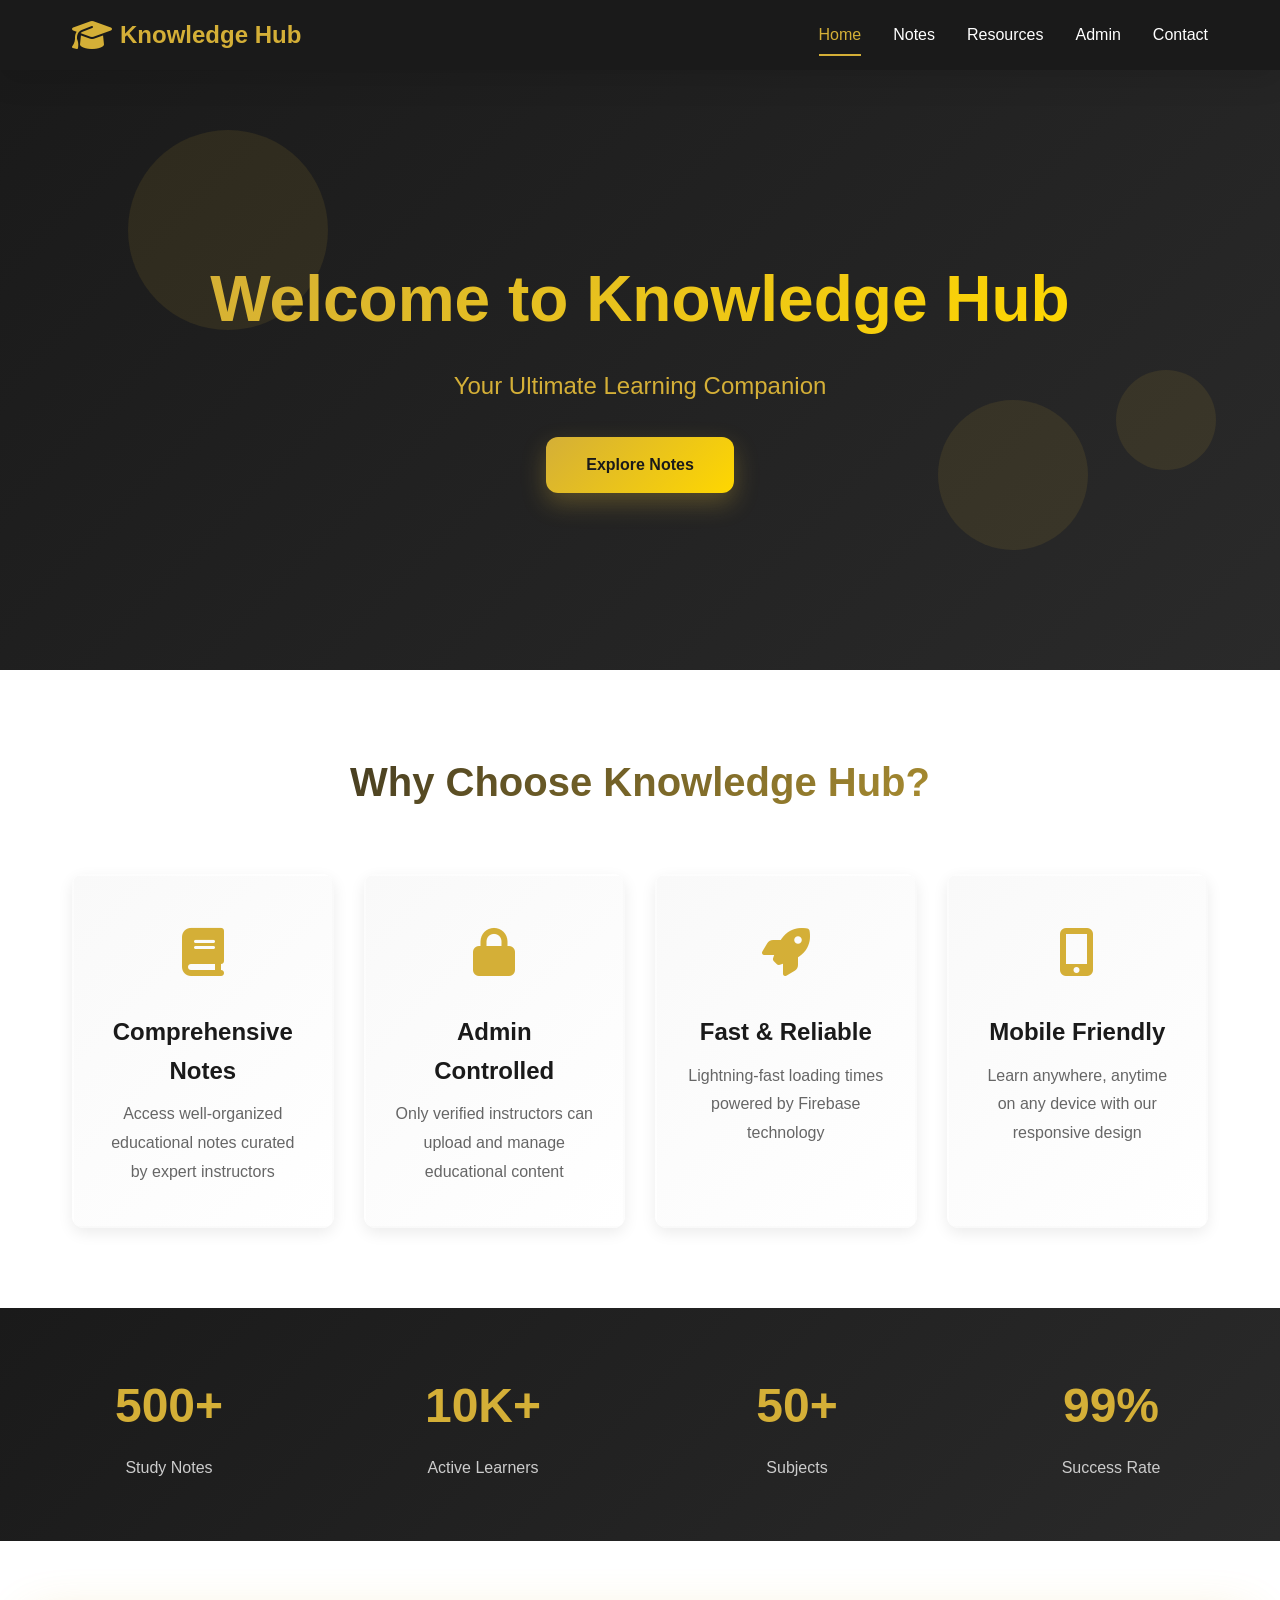
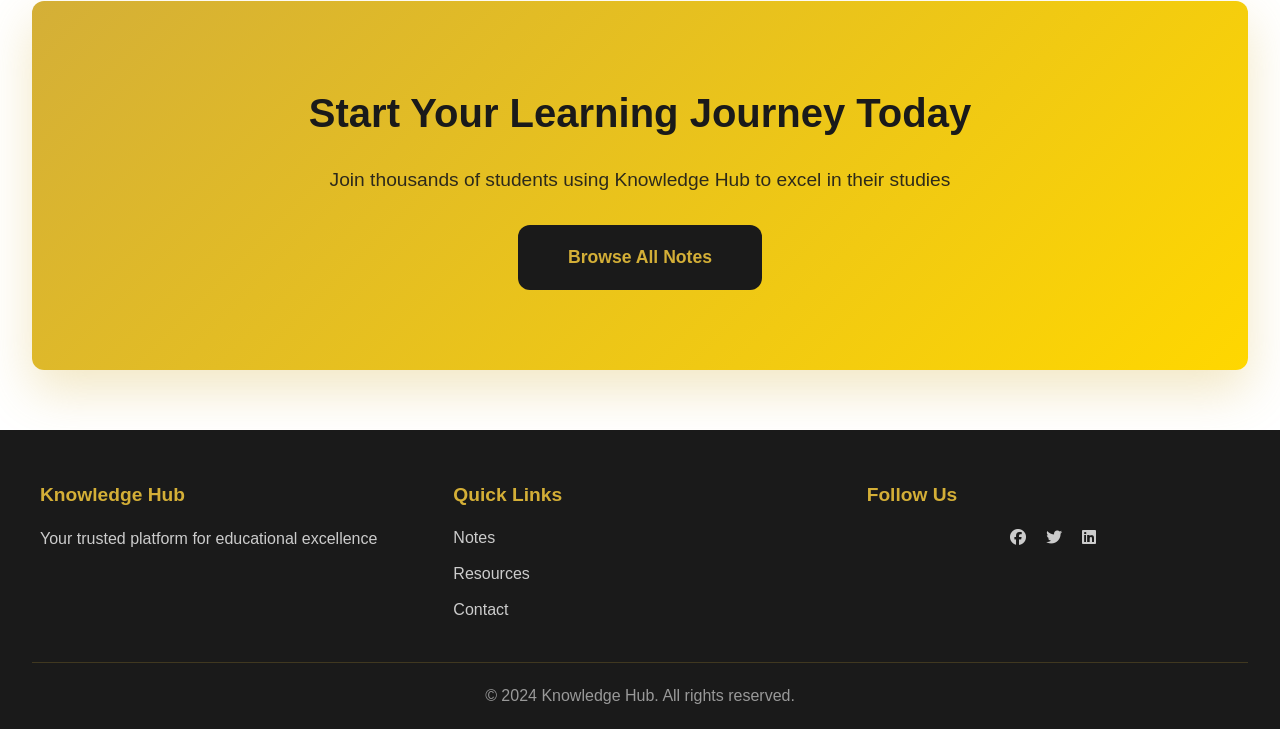
<file: index.html>
<!DOCTYPE html>
<html lang="en">
<head>
    <meta charset="UTF-8">
    <meta name="viewport" content="width=device-width, initial-scale=1.0">
    <title>Knowledge Hub - Learn & Share</title>
    <link rel="stylesheet" href="styles.css">
    <link rel="stylesheet" href="https://cdnjs.cloudflare.com/ajax/libs/font-awesome/6.4.0/css/all.min.css">
</head>
<body>
    <!-- Navigation -->
    <nav class="navbar">
        <div class="nav-container">
            <div class="logo">
                <i class="fas fa-graduation-cap"></i>
                <span>Knowledge Hub</span>
            </div>
            <ul class="nav-menu">
                <li><a href="index.html" class="nav-link active">Home</a></li>
                <li><a href="notes.html" class="nav-link">Notes</a></li>
                <li><a href="resources.html" class="nav-link">Resources</a></li>
                <li><a href="admin.html" class="nav-link">Admin</a></li>
                <li><a href="contact.html" class="nav-link">Contact</a></li>
            </ul>
            <div class="hamburger">
                <span></span>
                <span></span>
                <span></span>
            </div>
        </div>
    </nav>

    <!-- Hero Section -->
    <section class="hero">
        <div class="hero-content">
            <h1 class="hero-title">Welcome to Knowledge Hub</h1>
            <p class="hero-subtitle">Your Ultimate Learning Companion</p>
            <a href="notes.html" class="cta-button">Explore Notes</a>
        </div>
        <div class="hero-background">
            <div class="floating-shape shape-1"></div>
            <div class="floating-shape shape-2"></div>
            <div class="floating-shape shape-3"></div>
        </div>
    </section>

    <!-- Features Section -->
    <section class="features">
        <h2 class="section-title">Why Choose Knowledge Hub?</h2>
        <div class="features-grid">
            <div class="feature-card">
                <div class="feature-icon">
                    <i class="fas fa-book"></i>
                </div>
                <h3>Comprehensive Notes</h3>
                <p>Access well-organized educational notes curated by expert instructors</p>
            </div>
            <div class="feature-card">
                <div class="feature-icon">
                    <i class="fas fa-lock"></i>
                </div>
                <h3>Admin Controlled</h3>
                <p>Only verified instructors can upload and manage educational content</p>
            </div>
            <div class="feature-card">
                <div class="feature-icon">
                    <i class="fas fa-rocket"></i>
                </div>
                <h3>Fast & Reliable</h3>
                <p>Lightning-fast loading times powered by Firebase technology</p>
            </div>
            <div class="feature-card">
                <div class="feature-icon">
                    <i class="fas fa-mobile-alt"></i>
                </div>
                <h3>Mobile Friendly</h3>
                <p>Learn anywhere, anytime on any device with our responsive design</p>
            </div>
        </div>
    </section>

    <!-- Stats Section -->
    <section class="stats">
        <div class="stat-item">
            <h3 class="stat-number">500+</h3>
            <p class="stat-label">Study Notes</p>
        </div>
        <div class="stat-item">
            <h3 class="stat-number">10K+</h3>
            <p class="stat-label">Active Learners</p>
        </div>
        <div class="stat-item">
            <h3 class="stat-number">50+</h3>
            <p class="stat-label">Subjects</p>
        </div>
        <div class="stat-item">
            <h3 class="stat-number">99%</h3>
            <p class="stat-label">Success Rate</p>
        </div>
    </section>

    <!-- CTA Section -->
    <section class="cta-section">
        <h2>Start Your Learning Journey Today</h2>
        <p>Join thousands of students using Knowledge Hub to excel in their studies</p>
        <a href="notes.html" class="cta-button-large">Browse All Notes</a>
    </section>

    <!-- Footer -->
    <footer class="footer">
        <div class="footer-content">
            <div class="footer-section">
                <h4>Knowledge Hub</h4>
                <p>Your trusted platform for educational excellence</p>
            </div>
            <div class="footer-section">
                <h4>Quick Links</h4>
                <ul>
                    <li><a href="notes.html">Notes</a></li>
                    <li><a href="resources.html">Resources</a></li>
                    <li><a href="contact.html">Contact</a></li>
                </ul>
            </div>
            <div class="footer-section">
                <h4>Follow Us</h4>
                <div class="social-links">
                    <a href="#"><i class="fab fa-facebook"></i></a>
                    <a href="#"><i class="fab fa-twitter"></i></a>
                    <a href="#"><i class="fab fa-linkedin"></i></a>
                </div>
            </div>
        </div>
        <div class="footer-bottom">
            <p>&copy; 2024 Knowledge Hub. All rights reserved.</p>
        </div>
    </footer>

    <script src="script.js"></script>
</body>
</html>
</file>
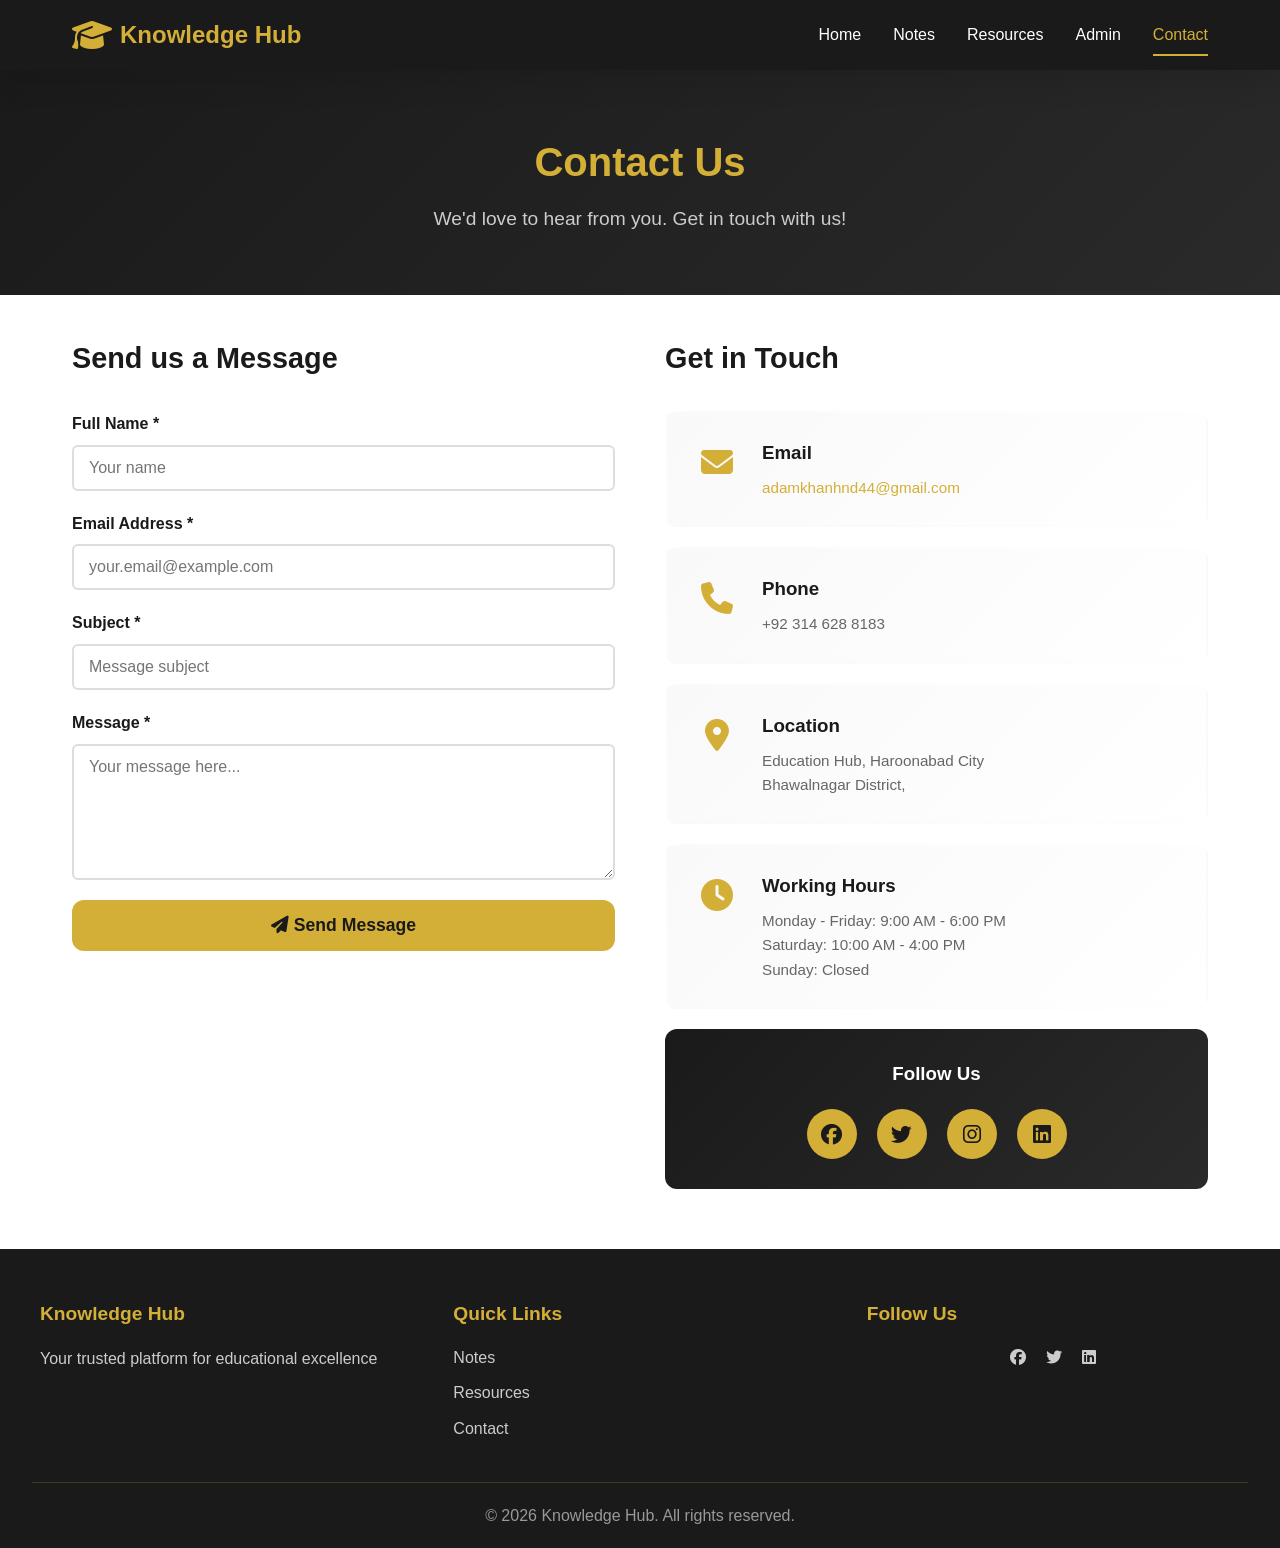
<file: contact.html>
<!DOCTYPE html>
<html lang="en">
<head>
    <meta charset="UTF-8">
    <meta name="viewport" content="width=device-width, initial-scale=1.0">
    <title>Contact Us - Knowledge Hub</title>
    <link rel="stylesheet" href="styles.css">
    <link rel="stylesheet" href="https://cdnjs.cloudflare.com/ajax/libs/font-awesome/6.4.0/css/all.min.css">
</head>
<body>
    <!-- Navigation -->
    <nav class="navbar">
        <div class="nav-container">
            <div class="logo">
                <i class="fas fa-graduation-cap"></i>
                <span>Knowledge Hub</span>
            </div>
            <ul class="nav-menu">
                <li><a href="index.html" class="nav-link">Home</a></li>
                <li><a href="notes.html" class="nav-link">Notes</a></li>
                <li><a href="resources.html" class="nav-link">Resources</a></li>
                <li><a href="admin.html" class="nav-link">Admin</a></li>
                <li><a href="contact.html" class="nav-link active">Contact</a></li>
            </ul>
            <div class="hamburger">
                <span></span>
                <span></span>
                <span></span>
            </div>
        </div>
    </nav>

    <!-- Page Header -->
    <section class="page-header">
        <h1>Contact Us</h1>
        <p>We'd love to hear from you. Get in touch with us!</p>
    </section>

    <!-- Contact Section -->
    <section class="contact-section">
        <div class="contact-grid">
            <!-- Contact Form -->
            <div class="contact-form-container">
                <h2>Send us a Message</h2>
                <form id="contactForm" class="contact-form">
                    <div class="form-group">
                        <label for="contactName">Full Name *</label>
                        <input type="text" id="contactName" required placeholder="Your name">
                    </div>

                    <div class="form-group">
                        <label for="contactEmail">Email Address *</label>
                        <input type="email" id="contactEmail" required placeholder="your.email@example.com">
                    </div>

                    <div class="form-group">
                        <label for="contactSubject">Subject *</label>
                        <input type="text" id="contactSubject" required placeholder="Message subject">
                    </div>

                    <div class="form-group">
                        <label for="contactMessage">Message *</label>
                        <textarea id="contactMessage" required placeholder="Your message here..." rows="6"></textarea>
                    </div>

                    <button type="submit" class="submit-btn">
                        <i class="fas fa-paper-plane"></i> Send Message
                    </button>
                </form>
                <div id="contactMessage" class="message"></div>
            </div>

            <!-- Contact Information -->
            <div class="contact-info-container">
                <h2>Get in Touch</h2>
                
                <div class="contact-info-box">
                    <div class="info-icon">
                        <i class="fas fa-envelope"></i>
                    </div>
                    <div class="info-content">
                        <h3>Email</h3>
                        <p><a href="mailto:adamkhanhnd44@gmail.com">adamkhanhnd44@gmail.com</a></p>
                    </div>
                </div>

                <div class="contact-info-box">
                    <div class="info-icon">
                        <i class="fas fa-phone"></i>
                    </div>
                    <div class="info-content">
                        <h3>Phone</h3>
                        <p>+92 314 628 8183</p>
                    </div>
                </div>

                <div class="contact-info-box">
                    <div class="info-icon">
                        <i class="fas fa-map-marker-alt"></i>
                    </div>
                    <div class="info-content">
                        <h3>Location</h3>
                        <p>Education Hub, Haroonabad City<br>Bhawalnagar District,</p>
                    </div>
                </div>

                <div class="contact-info-box">
                    <div class="info-icon">
                        <i class="fas fa-clock"></i>
                    </div>
                    <div class="info-content">
                        <h3>Working Hours</h3>
                        <p>Monday - Friday: 9:00 AM - 6:00 PM<br>Saturday: 10:00 AM - 4:00 PM<br>Sunday: Closed</p>
                    </div>
                </div>

                <div class="social-box">
                    <h3>Follow Us</h3>
                    <div class="social-links">
                        <a href="#" class="social-link"><i class="fab fa-facebook"></i></a>
                        <a href="#" class="social-link"><i class="fab fa-twitter"></i></a>
                        <a href="#" class="social-link"><i class="fab fa-instagram"></i></a>
                        <a href="#" class="social-link"><i class="fab fa-linkedin"></i></a>
                    </div>
                </div>
            </div>
        </div>
    </section>

    <!-- Footer -->
    <footer class="footer">
        <div class="footer-content">
            <div class="footer-section">
                <h4>Knowledge Hub</h4>
                <p>Your trusted platform for educational excellence</p>
            </div>
            <div class="footer-section">
                <h4>Quick Links</h4>
                <ul>
                    <li><a href="notes.html">Notes</a></li>
                    <li><a href="resources.html">Resources</a></li>
                    <li><a href="contact.html">Contact</a></li>
                </ul>
            </div>
            <div class="footer-section">
                <h4>Follow Us</h4>
                <div class="social-links">
                    <a href="#"><i class="fab fa-facebook"></i></a>
                    <a href="#"><i class="fab fa-twitter"></i></a>
                    <a href="#"><i class="fab fa-linkedin"></i></a>
                </div>
            </div>
        </div>
        <div class="footer-bottom">
            <p>&copy; 2026 Knowledge Hub. All rights reserved.</p>
        </div>
    </footer>

    <script src="script.js"></script>
</body>
</html>
</file>
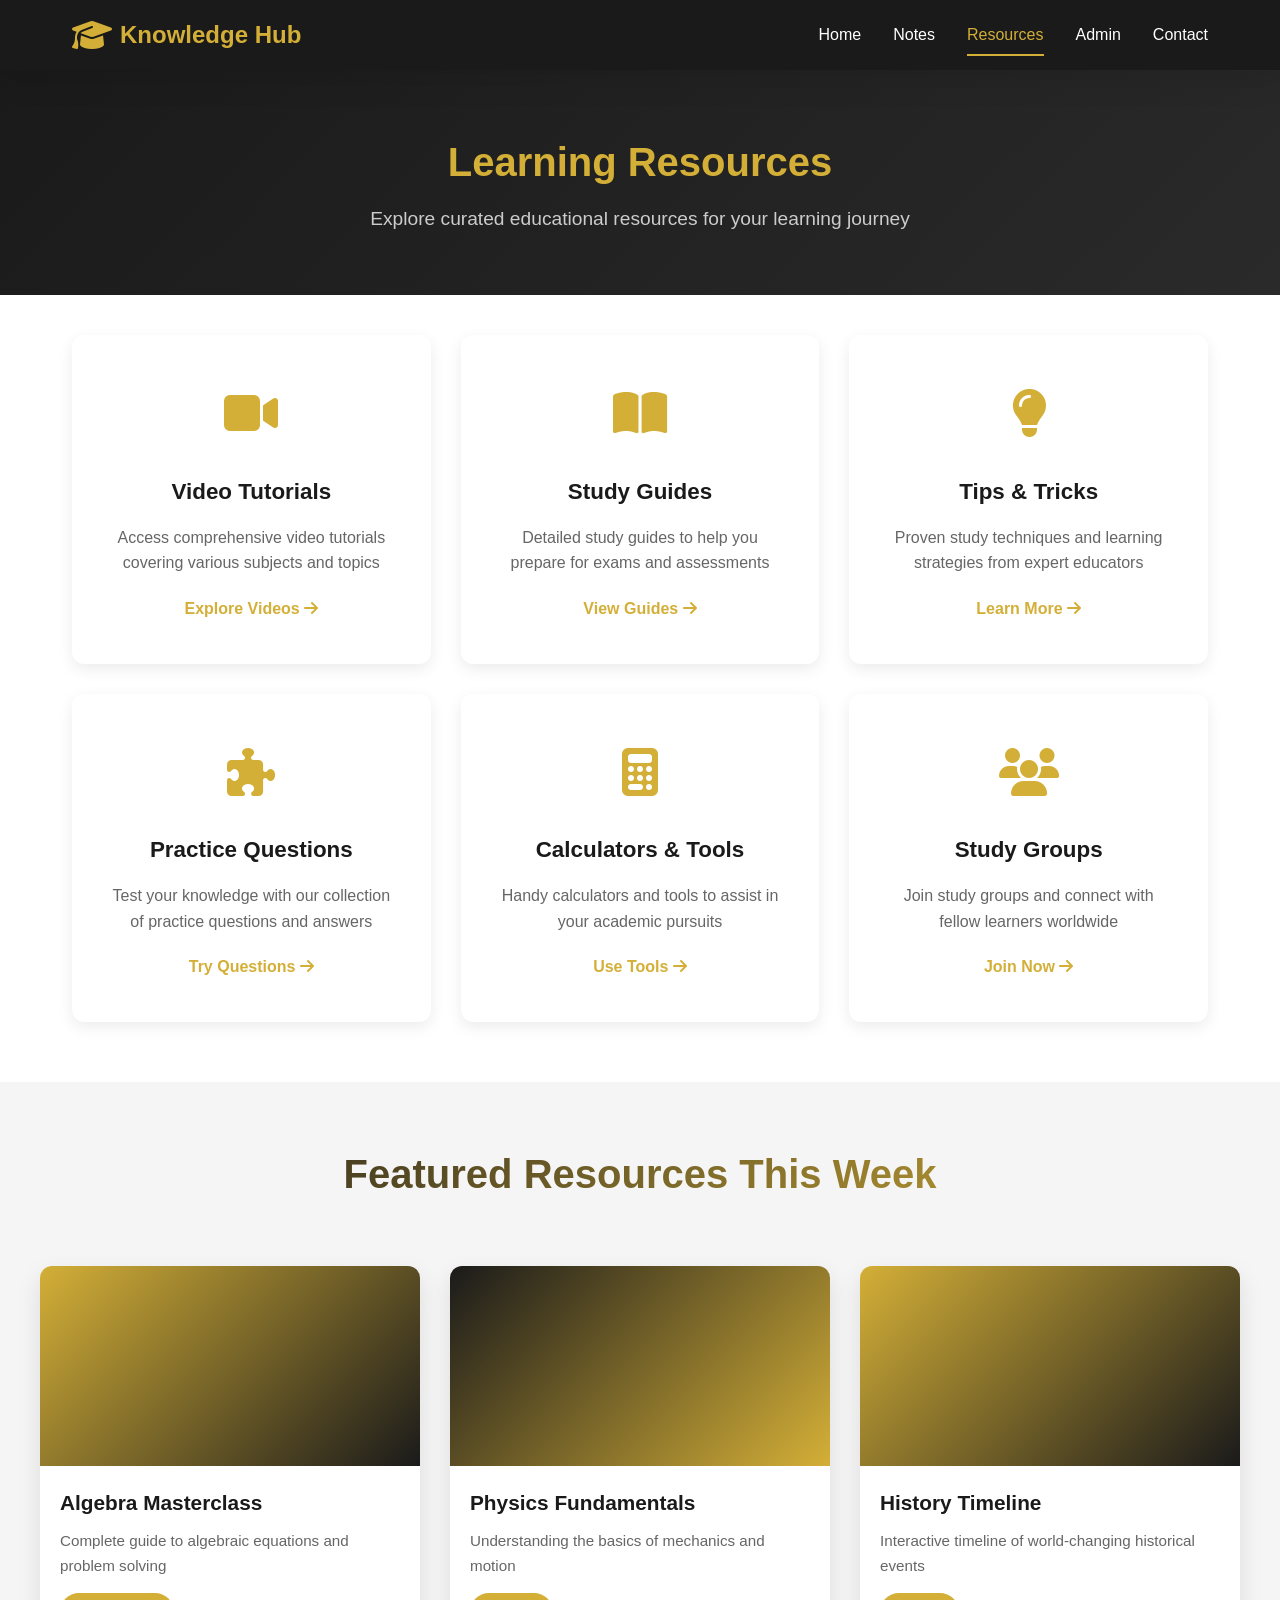
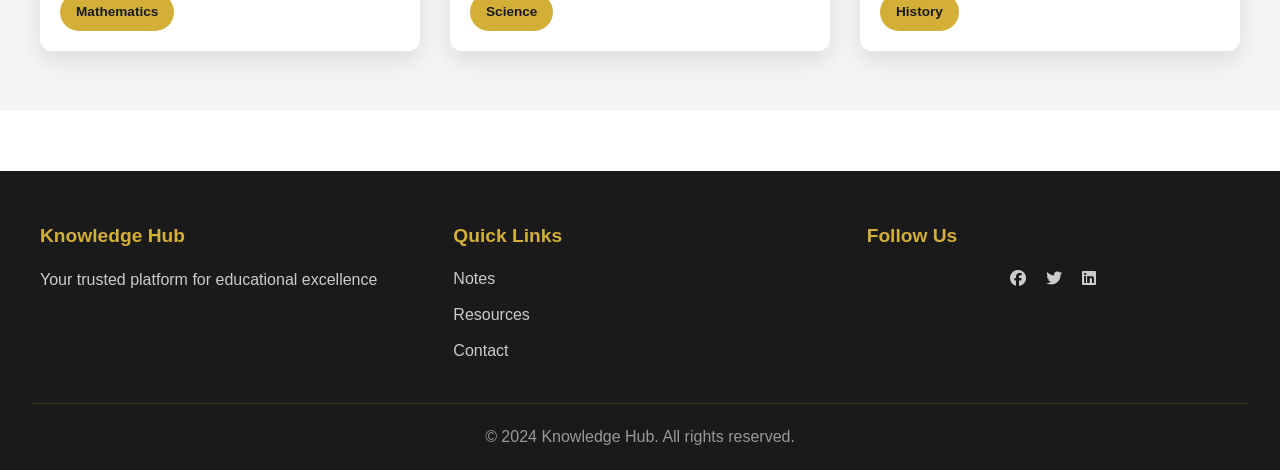
<file: resources.html>
<!DOCTYPE html>
<html lang="en">
<head>
    <meta charset="UTF-8">
    <meta name="viewport" content="width=device-width, initial-scale=1.0">
    <title>Resources - Knowledge Hub</title>
    <link rel="stylesheet" href="styles.css">
    <link rel="stylesheet" href="https://cdnjs.cloudflare.com/ajax/libs/font-awesome/6.4.0/css/all.min.css">
</head>
<body>
    <!-- Navigation -->
    <nav class="navbar">
        <div class="nav-container">
            <div class="logo">
                <i class="fas fa-graduation-cap"></i>
                <span>Knowledge Hub</span>
            </div>
            <ul class="nav-menu">
                <li><a href="index.html" class="nav-link">Home</a></li>
                <li><a href="notes.html" class="nav-link">Notes</a></li>
                <li><a href="resources.html" class="nav-link active">Resources</a></li>
                <li><a href="admin.html" class="nav-link">Admin</a></li>
                <li><a href="contact.html" class="nav-link">Contact</a></li>
            </ul>
            <div class="hamburger">
                <span></span>
                <span></span>
                <span></span>
            </div>
        </div>
    </nav>

    <!-- Page Header -->
    <section class="page-header">
        <h1>Learning Resources</h1>
        <p>Explore curated educational resources for your learning journey</p>
    </section>

    <!-- Resources Section -->
    <section class="resources-container">
        <div class="resources-grid">
            <div class="resource-card">
                <div class="resource-icon">
                    <i class="fas fa-video"></i>
                </div>
                <h3>Video Tutorials</h3>
                <p>Access comprehensive video tutorials covering various subjects and topics</p>
                <a href="#" class="resource-link">Explore Videos <i class="fas fa-arrow-right"></i></a>
            </div>

            <div class="resource-card">
                <div class="resource-icon">
                    <i class="fas fa-book-open"></i>
                </div>
                <h3>Study Guides</h3>
                <p>Detailed study guides to help you prepare for exams and assessments</p>
                <a href="#" class="resource-link">View Guides <i class="fas fa-arrow-right"></i></a>
            </div>

            <div class="resource-card">
                <div class="resource-icon">
                    <i class="fas fa-lightbulb"></i>
                </div>
                <h3>Tips & Tricks</h3>
                <p>Proven study techniques and learning strategies from expert educators</p>
                <a href="#" class="resource-link">Learn More <i class="fas fa-arrow-right"></i></a>
            </div>

            <div class="resource-card">
                <div class="resource-icon">
                    <i class="fas fa-puzzle-piece"></i>
                </div>
                <h3>Practice Questions</h3>
                <p>Test your knowledge with our collection of practice questions and answers</p>
                <a href="#" class="resource-link">Try Questions <i class="fas fa-arrow-right"></i></a>
            </div>

            <div class="resource-card">
                <div class="resource-icon">
                    <i class="fas fa-calculator"></i>
                </div>
                <h3>Calculators & Tools</h3>
                <p>Handy calculators and tools to assist in your academic pursuits</p>
                <a href="#" class="resource-link">Use Tools <i class="fas fa-arrow-right"></i></a>
            </div>

            <div class="resource-card">
                <div class="resource-icon">
                    <i class="fas fa-users"></i>
                </div>
                <h3>Study Groups</h3>
                <p>Join study groups and connect with fellow learners worldwide</p>
                <a href="#" class="resource-link">Join Now <i class="fas fa-arrow-right"></i></a>
            </div>
        </div>
    </section>

    <!-- Featured Resources -->
    <section class="featured-resources">
        <h2 class="section-title">Featured Resources This Week</h2>
        <div class="featured-grid">
            <div class="featured-item">
                <div class="featured-image" style="background: linear-gradient(135deg, #d4af37, #1a1a1a);"></div>
                <h3>Algebra Masterclass</h3>
                <p>Complete guide to algebraic equations and problem solving</p>
                <span class="featured-category">Mathematics</span>
            </div>
            <div class="featured-item">
                <div class="featured-image" style="background: linear-gradient(135deg, #1a1a1a, #d4af37);"></div>
                <h3>Physics Fundamentals</h3>
                <p>Understanding the basics of mechanics and motion</p>
                <span class="featured-category">Science</span>
            </div>
            <div class="featured-item">
                <div class="featured-image" style="background: linear-gradient(135deg, #d4af37, #1a1a1a);"></div>
                <h3>History Timeline</h3>
                <p>Interactive timeline of world-changing historical events</p>
                <span class="featured-category">History</span>
            </div>
        </div>
    </section>

    <!-- Footer -->
    <footer class="footer">
        <div class="footer-content">
            <div class="footer-section">
                <h4>Knowledge Hub</h4>
                <p>Your trusted platform for educational excellence</p>
            </div>
            <div class="footer-section">
                <h4>Quick Links</h4>
                <ul>
                    <li><a href="notes.html">Notes</a></li>
                    <li><a href="resources.html">Resources</a></li>
                    <li><a href="contact.html">Contact</a></li>
                </ul>
            </div>
            <div class="footer-section">
                <h4>Follow Us</h4>
                <div class="social-links">
                    <a href="#"><i class="fab fa-facebook"></i></a>
                    <a href="#"><i class="fab fa-twitter"></i></a>
                    <a href="#"><i class="fab fa-linkedin"></i></a>
                </div>
            </div>
        </div>
        <div class="footer-bottom">
            <p>&copy; 2024 Knowledge Hub. All rights reserved.</p>
        </div>
    </footer>

    <script src="script.js"></script>
</body>
</html>
</file>
<file: styles.css>
:root {
    --primary-color: #d4af37;
    --dark-color: #1a1a1a;
    --light-color: #f5f5f5;
    --text-color: #333;
    --border-radius: 12px;
    --transition: all 0.3s ease;
    --box-shadow: 0 10px 30px rgba(0, 0, 0, 0.1);
}

* {
    margin: 0;
    padding: 0;
    box-sizing: border-box;
}

body {
    font-family: 'Segoe UI', Tahoma, Geneva, Verdana, sans-serif;
    color: var(--text-color);
    background-color: #fff;
    line-height: 1.6;
}

/* ===== NAVIGATION ===== */
.navbar {
    background: var(--dark-color);
    position: sticky;
    top: 0;
    z-index: 1000;
    box-shadow: var(--box-shadow);
    animation: slideDown 0.5s ease-out;
}

@keyframes slideDown {
    from {
        transform: translateY(-100%);
        opacity: 0;
    }
    to {
        transform: translateY(0);
        opacity: 1;
    }
}

.nav-container {
    max-width: 1200px;
    margin: 0 auto;
    display: flex;
    justify-content: space-between;
    align-items: center;
    padding: 1rem 2rem;
}

.logo {
    display: flex;
    align-items: center;
    gap: 0.5rem;
    color: var(--primary-color);
    font-size: 1.5rem;
    font-weight: bold;
    text-decoration: none;
    animation: fadeInLeft 0.6s ease-out;
}

.logo i {
    font-size: 2rem;
}

.nav-menu {
    display: flex;
    list-style: none;
    gap: 2rem;
}

.nav-link {
    color: #fff;
    text-decoration: none;
    transition: var(--transition);
    position: relative;
    padding: 0.5rem 0;
}

.nav-link::after {
    content: '';
    position: absolute;
    bottom: -5px;
    left: 0;
    width: 0;
    height: 2px;
    background: var(--primary-color);
    transition: width 0.3s ease;
}

.nav-link:hover::after,
.nav-link.active::after {
    width: 100%;
}

.nav-link:hover,
.nav-link.active {
    color: var(--primary-color);
}

.hamburger {
    display: none;
    flex-direction: column;
    cursor: pointer;
}

.hamburger span {
    width: 25px;
    height: 3px;
    background: var(--primary-color);
    margin: 5px 0;
    transition: var(--transition);
    border-radius: 2px;
}

/* ===== HERO SECTION ===== */
.hero {
    background: linear-gradient(135deg, var(--dark-color) 0%, #2a2a2a 100%);
    color: #fff;
    padding: 100px 2rem;
    text-align: center;
    position: relative;
    overflow: hidden;
    min-height: 600px;
    display: flex;
    align-items: center;
    justify-content: center;
}

.hero-content {
    position: relative;
    z-index: 2;
    animation: fadeInUp 1s ease-out;
}

.hero-title {
    font-size: 4rem;
    margin-bottom: 1rem;
    background: linear-gradient(135deg, var(--primary-color) 0%, #ffd700 100%);
    -webkit-background-clip: text;
    -webkit-text-fill-color: transparent;
    background-clip: text;
    animation: titleGlow 2s ease-in-out infinite;
}

@keyframes titleGlow {
    0%, 100% {
        text-shadow: 0 0 20px rgba(212, 175, 55, 0.3);
    }
    50% {
        text-shadow: 0 0 40px rgba(212, 175, 55, 0.6);
    }
}

.hero-subtitle {
    font-size: 1.5rem;
    margin-bottom: 2rem;
    color: #d4af37;
    animation: fadeIn 1.5s ease-out;
}

.hero-background {
    position: absolute;
    top: 0;
    left: 0;
    width: 100%;
    height: 100%;
    z-index: 1;
}

.floating-shape {
    position: absolute;
    background: rgba(212, 175, 55, 0.1);
    border-radius: 50%;
    animation: float 6s ease-in-out infinite;
}

.shape-1 {
    width: 200px;
    height: 200px;
    top: 10%;
    left: 10%;
    animation-delay: 0s;
}

.shape-2 {
    width: 150px;
    height: 150px;
    bottom: 20%;
    right: 15%;
    animation-delay: 2s;
}

.shape-3 {
    width: 100px;
    height: 100px;
    top: 50%;
    right: 5%;
    animation-delay: 4s;
}

@keyframes float {
    0%, 100% {
        transform: translateY(0px) rotate(0deg);
    }
    50% {
        transform: translateY(-30px) rotate(10deg);
    }
}

.cta-button {
    display: inline-block;
    background: linear-gradient(135deg, var(--primary-color) 0%, #ffd700 100%);
    color: var(--dark-color);
    padding: 15px 40px;
    border-radius: var(--border-radius);
    text-decoration: none;
    font-weight: bold;
    transition: var(--transition);
    box-shadow: 0 10px 25px rgba(212, 175, 55, 0.3);
    cursor: pointer;
    border: none;
    font-size: 1rem;
}

.cta-button:hover {
    transform: translateY(-3px);
    box-shadow: 0 15px 35px rgba(212, 175, 55, 0.5);
}

/* ===== FEATURES SECTION ===== */
.features {
    padding: 80px 2rem;
    max-width: 1200px;
    margin: 0 auto;
}

.section-title {
    text-align: center;
    font-size: 2.5rem;
    margin-bottom: 60px;
    background: linear-gradient(135deg, var(--dark-color) 0%, var(--primary-color) 100%);
    -webkit-background-clip: text;
    -webkit-text-fill-color: transparent;
    background-clip: text;
    animation: fadeInDown 0.8s ease-out;
}

.features-grid {
    display: grid;
    grid-template-columns: repeat(auto-fit, minmax(250px, 1fr));
    gap: 30px;
}

.feature-card {
    background: linear-gradient(135deg, #f9f9f9 0%, #fff 100%);
    padding: 40px 30px;
    border-radius: var(--border-radius);
    text-align: center;
    transition: var(--transition);
    box-shadow: 0 5px 15px rgba(0, 0, 0, 0.08);
    border: 2px solid transparent;
    animation: slideInUp 0.6s ease-out;
}

.feature-card:hover {
    transform: translateY(-10px);
    box-shadow: 0 20px 40px rgba(212, 175, 55, 0.2);
    border-color: var(--primary-color);
}

.feature-icon {
    font-size: 3rem;
    color: var(--primary-color);
    margin-bottom: 20px;
    animation: pulse 2s ease-in-out infinite;
}

@keyframes pulse {
    0%, 100% {
        transform: scale(1);
    }
    50% {
        transform: scale(1.1);
    }
}

.feature-card h3 {
    font-size: 1.5rem;
    margin-bottom: 10px;
    color: var(--dark-color);
}

.feature-card p {
    color: #666;
    line-height: 1.8;
}

/* ===== STATS SECTION ===== */
.stats {
    background: linear-gradient(135deg, var(--dark-color) 0%, #2a2a2a 100%);
    padding: 60px 2rem;
    display: grid;
    grid-template-columns: repeat(auto-fit, minmax(200px, 1fr));
    gap: 40px;
    text-align: center;
}

.stat-item {
    color: #fff;
    animation: countUp 1s ease-out;
}

@keyframes countUp {
    from {
        opacity: 0;
        transform: translateY(20px);
    }
    to {
        opacity: 1;
        transform: translateY(0);
    }
}

.stat-number {
    font-size: 3rem;
    color: var(--primary-color);
    font-weight: bold;
    margin-bottom: 10px;
}

.stat-label {
    font-size: 1rem;
    color: #ccc;
}

/* ===== CTA SECTION ===== */
.cta-section {
    background: linear-gradient(135deg, var(--primary-color) 0%, #ffd700 100%);
    color: var(--dark-color);
    padding: 80px 2rem;
    text-align: center;
    margin: 60px 2rem;
    border-radius: var(--border-radius);
    box-shadow: 0 20px 50px rgba(212, 175, 55, 0.3);
}

.cta-section h2 {
    font-size: 2.5rem;
    margin-bottom: 20px;
}

.cta-section p {
    font-size: 1.2rem;
    margin-bottom: 30px;
    opacity: 0.9;
}

.cta-button-large {
    display: inline-block;
    background: var(--dark-color);
    color: var(--primary-color);
    padding: 18px 50px;
    border-radius: var(--border-radius);
    text-decoration: none;
    font-weight: bold;
    transition: var(--transition);
    cursor: pointer;
    border: none;
    font-size: 1.1rem;
}

.cta-button-large:hover {
    transform: scale(1.05);
    box-shadow: 0 10px 30px rgba(0, 0, 0, 0.2);
}

/* ===== PAGE HEADER ===== */
.page-header {
    background: linear-gradient(135deg, var(--dark-color) 0%, #2a2a2a 100%);
    color: #fff;
    padding: 60px 2rem;
    text-align: center;
}

.page-header h1 {
    font-size: 2.5rem;
    color: var(--primary-color);
    margin-bottom: 10px;
}

.page-header p {
    font-size: 1.2rem;
    color: #ccc;
}

/* ===== SEARCH SECTION ===== */
.search-section {
    max-width: 1200px;
    margin: 40px auto;
    padding: 0 2rem;
}

.search-container {
    display: flex;
    gap: 10px;
    margin-bottom: 30px;
}

.search-input {
    flex: 1;
    padding: 15px 20px;
    border: 2px solid var(--primary-color);
    border-radius: var(--border-radius);
    font-size: 1rem;
    transition: var(--transition);
}

.search-input:focus {
    outline: none;
    box-shadow: 0 0 20px rgba(212, 175, 55, 0.3);
}

.search-btn {
    background: var(--primary-color);
    color: var(--dark-color);
    border: none;
    padding: 15px 30px;
    border-radius: var(--border-radius);
    cursor: pointer;
    font-size: 1.1rem;
    transition: var(--transition);
}

.search-btn:hover {
    transform: translateY(-3px);
    box-shadow: 0 10px 25px rgba(212, 175, 55, 0.3);
}

.filter-buttons {
    display: flex;
    gap: 10px;
    flex-wrap: wrap;
}

.filter-btn {
    padding: 10px 20px;
    border: 2px solid #ddd;
    background: #fff;
    border-radius: 20px;
    cursor: pointer;
    transition: var(--transition);
    font-weight: 500;
}

.filter-btn:hover,
.filter-btn.active {
    background: var(--primary-color);
    color: var(--dark-color);
    border-color: var(--primary-color);
}

/* ===== NOTES CONTAINER ===== */
.notes-container {
    max-width: 1200px;
    margin: 40px auto;
    padding: 0 2rem;
}

.notes-grid {
    display: grid;
    grid-template-columns: repeat(auto-fill, minmax(300px, 1fr));
    gap: 30px;
}

.note-card {
    background: #fff;
    border-radius: var(--border-radius);
    overflow: hidden;
    box-shadow: 0 5px 15px rgba(0, 0, 0, 0.08);
    transition: var(--transition);
    cursor: pointer;
    border: 2px solid transparent;
    animation: slideInUp 0.6s ease-out;
}

.note-card:hover {
    transform: translateY(-10px);
    box-shadow: 0 20px 40px rgba(212, 175, 55, 0.2);
    border-color: var(--primary-color);
}

.note-header {
    background: linear-gradient(135deg, var(--dark-color) 0%, #2a2a2a 100%);
    color: var(--primary-color);
    padding: 20px;
    font-size: 1.3rem;
    font-weight: bold;
    min-height: 60px;
    display: flex;
    align-items: center;
}

.note-body {
    padding: 20px;
}

.note-subject {
    display: inline-block;
    background: var(--primary-color);
    color: var(--dark-color);
    padding: 5px 15px;
    border-radius: 20px;
    font-size: 0.85rem;
    font-weight: bold;
    margin-bottom: 10px;
}

.note-description {
    color: #666;
    margin: 10px 0;
    line-height: 1.6;
    display: -webkit-box;
    -webkit-line-clamp: 2;
    -webkit-box-orient: vertical;
    overflow: hidden;
}

.note-date {
    color: #999;
    font-size: 0.9rem;
    margin-top: 10px;
}

.note-footer {
    display: flex;
    justify-content: space-between;
    align-items: center;
    margin-top: 15px;
    padding-top: 15px;
    border-top: 1px solid #eee;
}

.note-footer button {
    background: var(--primary-color);
    color: var(--dark-color);
    border: none;
    padding: 8px 16px;
    border-radius: 6px;
    cursor: pointer;
    font-weight: bold;
    transition: var(--transition);
}

.note-footer button:hover {
    transform: scale(1.05);
}

.loading-spinner {
    text-align: center;
    padding: 60px 20px;
}

.spinner {
    border: 4px solid #f3f3f3;
    border-top: 4px solid var(--primary-color);
    border-radius: 50%;
    width: 40px;
    height: 40px;
    animation: spin 1s linear infinite;
    margin: 0 auto 20px;
}

@keyframes spin {
    0% {
        transform: rotate(0deg);
    }
    100% {
        transform: rotate(360deg);
    }
}

.no-notes-message {
    text-align: center;
    padding: 80px 20px;
    color: #999;
}

.no-notes-message i {
    font-size: 4rem;
    color: var(--primary-color);
    margin-bottom: 20px;
}

.no-notes-message h3 {
    font-size: 1.5rem;
    margin-bottom: 10px;
    color: var(--dark-color);
}

/* ===== MODAL ===== */
.modal {
    display: none;
    position: fixed;
    z-index: 2000;
    left: 0;
    top: 0;
    width: 100%;
    height: 100%;
    background-color: rgba(0, 0, 0, 0.5);
    animation: fadeIn 0.3s ease-out;
}

.modal-content {
    background-color: #fff;
    margin: 5% auto;
    padding: 30px;
    border: 1px solid #888;
    border-radius: var(--border-radius);
    width: 90%;
    max-width: 800px;
    max-height: 80vh;
    overflow-y: auto;
    box-shadow: 0 20px 60px rgba(0, 0, 0, 0.3);
    animation: slideInDown 0.3s ease-out;
}

.close-modal {
    color: #aaa;
    float: right;
    font-size: 28px;
    font-weight: bold;
    cursor: pointer;
    transition: var(--transition);
}

.close-modal:hover,
.close-modal:focus {
    color: var(--dark-color);
}

#modalTitle {
    color: var(--dark-color);
    margin-bottom: 15px;
}

.modal-meta {
    display: flex;
    gap: 10px;
    margin-bottom: 20px;
    flex-wrap: wrap;
}

.badge {
    display: inline-block;
    background: var(--primary-color);
    color: var(--dark-color);
    padding: 5px 15px;
    border-radius: 20px;
    font-weight: bold;
    font-size: 0.9rem;
}

.date-badge {
    display: inline-block;
    color: #666;
    font-size: 0.9rem;
}

.modal-description {
    color: #666;
    margin-bottom: 20px;
    line-height: 1.8;
}

.modal-content-text {
    background: #f5f5f5;
    padding: 20px;
    border-radius: var(--border-radius);
    margin-bottom: 20px;
    color: #333;
    line-height: 1.8;
    white-space: pre-wrap;
    word-wrap: break-word;
}

.download-btn {
    display: inline-block;
    background: var(--primary-color);
    color: var(--dark-color);
    padding: 12px 30px;
    border-radius: var(--border-radius);
    text-decoration: none;
    font-weight: bold;
    transition: var(--transition);
    margin-top: 20px;
}

.download-btn:hover {
    transform: translateY(-3px);
    box-shadow: 0 10px 25px rgba(212, 175, 55, 0.3);
}

/* ===== ADMIN SECTION ===== */
.admin-container {
    max-width: 1400px;
    margin: 0 auto;
    padding: 40px 2rem;
    min-height: calc(100vh - 200px);
}

.admin-header {
    text-align: center;
    margin-bottom: 40px;
}

.admin-header h1 {
    color: var(--dark-color);
    font-size: 2.5rem;
    margin-bottom: 10px;
}

.admin-header p {
    color: #666;
    font-size: 1.1rem;
}

.auth-section {
    display: flex;
    justify-content: center;
    align-items: center;
    min-height: 400px;
}

.auth-box {
    background: linear-gradient(135deg, #f9f9f9 0%, #fff 100%);
    padding: 60px 40px;
    border-radius: var(--border-radius);
    text-align: center;
    box-shadow: 0 10px 40px rgba(0, 0, 0, 0.1);
    max-width: 500px;
}

.auth-box h2 {
    color: var(--dark-color);
    font-size: 2rem;
    margin-bottom: 15px;
}

.auth-box p {
    color: #666;
    margin-bottom: 30px;
    font-size: 1.1rem;
}

.google-btn {
    background: #4285F4;
    color: #fff;
    border: none;
    padding: 15px 40px;
    border-radius: var(--border-radius);
    font-size: 1.1rem;
    font-weight: bold;
    cursor: pointer;
    transition: var(--transition);
    display: inline-flex;
    align-items: center;
    gap: 10px;
    margin-bottom: 30px;
}

.google-btn:hover {
    background: #357ae8;
    transform: translateY(-3px);
    box-shadow: 0 10px 25px rgba(66, 133, 244, 0.3);
}

.auth-info {
    font-size: 0.9rem;
    color: #999;
}

.admin-panel {
    display: grid;
    grid-template-columns: 300px 1fr;
    gap: 30px;
    background: linear-gradient(135deg, #f9f9f9 0%, #fff 100%);
    border-radius: var(--border-radius);
    overflow: hidden;
    box-shadow: 0 10px 40px rgba(0, 0, 0, 0.1);
}

.admin-sidebar {
    background: var(--dark-color);
    color: #fff;
    padding: 30px 20px;
}

.admin-user-info {
    display: flex;
    flex-direction: column;
    align-items: center;
    padding-bottom: 30px;
    border-bottom: 2px solid rgba(212, 175, 55, 0.3);
    margin-bottom: 30px;
}

.user-photo {
    width: 80px;
    height: 80px;
    border-radius: 50%;
    margin-bottom: 15px;
    border: 3px solid var(--primary-color);
}

.user-details {
    text-align: center;
    margin-bottom: 20px;
}

.user-details h3 {
    color: var(--primary-color);
    margin-bottom: 5px;
}

.user-details p {
    color: #ccc;
    font-size: 0.9rem;
}

.sign-out-btn {
    background: var(--primary-color);
    color: var(--dark-color);
    border: none;
    padding: 10px 20px;
    border-radius: 6px;
    cursor: pointer;
    font-weight: bold;
    transition: var(--transition);
    width: 100%;
}

.sign-out-btn:hover {
    transform: scale(1.05);
}

.admin-menu {
    display: flex;
    flex-direction: column;
    gap: 10px;
}

.admin-menu-item {
    background: rgba(212, 175, 55, 0.1);
    color: #fff;
    border: 2px solid transparent;
    padding: 15px 20px;
    border-radius: 6px;
    cursor: pointer;
    transition: var(--transition);
    text-align: left;
    font-size: 1rem;
    display: flex;
    align-items: center;
    gap: 10px;
}

.admin-menu-item:hover,
.admin-menu-item.active {
    background: var(--primary-color);
    color: var(--dark-color);
    border-color: var(--primary-color);
}

.admin-content {
    padding: 40px;
}

.admin-section {
    display: none;
}

.admin-section.active {
    display: block;
    animation: fadeIn 0.3s ease-out;
}

.upload-form {
    display: grid;
    gap: 20px;
}

.form-group {
    display: flex;
    flex-direction: column;
}

.form-group label {
    color: var(--dark-color);
    font-weight: bold;
    margin-bottom: 8px;
}

.form-group input,
.form-group textarea,
.form-group select {
    padding: 12px 15px;
    border: 2px solid #ddd;
    border-radius: 6px;
    font-size: 1rem;
    transition: var(--transition);
    font-family: inherit;
}

.form-group input:focus,
.form-group textarea:focus,
.form-group select:focus {
    outline: none;
    border-color: var(--primary-color);
    box-shadow: 0 0 10px rgba(212, 175, 55, 0.3);
}

.submit-btn {
    background: var(--primary-color);
    color: var(--dark-color);
    border: none;
    padding: 15px 30px;
    border-radius: var(--border-radius);
    font-size: 1.1rem;
    font-weight: bold;
    cursor: pointer;
    transition: var(--transition);
    align-self: flex-start;
}

.submit-btn:hover {
    transform: translateY(-3px);
    box-shadow: 0 10px 25px rgba(212, 175, 55, 0.3);
}

.message {
    padding: 15px 20px;
    border-radius: 6px;
    margin-top: 20px;
    display: none;
}

.message.success {
    display: block;
    background: #d4edda;
    color: #155724;
    border: 1px solid #c3e6cb;
}

.message.error {
    display: block;
    background: #f8d7da;
    color: #721c24;
    border: 1px solid #f5c6cb;
}

.admin-notes-list {
    display: grid;
    gap: 20px;
}

.admin-note-item {
    background: #fff;
    padding: 20px;
    border-radius: 6px;
    border-left: 4px solid var(--primary-color);
    display: flex;
    justify-content: space-between;
    align-items: center;
    box-shadow: 0 3px 10px rgba(0, 0, 0, 0.05);
    animation: slideInUp 0.4s ease-out;
}

.admin-note-info h3 {
    color: var(--dark-color);
    margin-bottom: 5px;
}

.admin-note-info p {
    color: #666;
    font-size: 0.9rem;
}

.admin-note-actions {
    display: flex;
    gap: 10px;
}

.btn-edit,
.btn-delete {
    border: none;
    padding: 8px 16px;
    border-radius: 6px;
    cursor: pointer;
    font-weight: bold;
    transition: var(--transition);
}

.btn-edit {
    background: var(--primary-color);
    color: var(--dark-color);
}

.btn-delete {
    background: #dc3545;
    color: #fff;
}

.btn-edit:hover,
.btn-delete:hover {
    transform: scale(1.05);
}

.stats-grid {
    display: grid;
    grid-template-columns: repeat(auto-fit, minmax(250px, 1fr));
    gap: 20px;
}

.stat-card {
    background: linear-gradient(135deg, var(--primary-color) 0%, #ffd700 100%);
    color: var(--dark-color);
    padding: 30px;
    border-radius: var(--border-radius);
    display: flex;
    align-items: center;
    gap: 20px;
    box-shadow: 0 10px 25px rgba(212, 175, 55, 0.3);
    animation: slideInUp 0.6s ease-out;
}

.stat-icon {
    font-size: 2.5rem;
}

.stat-info h3 {
    font-size: 2rem;
    margin-bottom: 5px;
}

.stat-info p {
    font-size: 0.9rem;
}

/* ===== RESOURCES SECTION ===== */
.resources-container {
    max-width: 1200px;
    margin: 40px auto;
    padding: 0 2rem;
}

.resources-grid {
    display: grid;
    grid-template-columns: repeat(auto-fit, minmax(280px, 1fr));
    gap: 30px;
    margin-bottom: 60px;
}

.resource-card {
    background: #fff;
    padding: 40px 30px;
    border-radius: var(--border-radius);
    text-align: center;
    box-shadow: 0 5px 15px rgba(0, 0, 0, 0.08);
    transition: var(--transition);
    border: 2px solid transparent;
    animation: slideInUp 0.6s ease-out;
}

.resource-card:hover {
    transform: translateY(-10px);
    box-shadow: 0 20px 40px rgba(212, 175, 55, 0.2);
    border-color: var(--primary-color);
}

.resource-icon {
    font-size: 3rem;
    color: var(--primary-color);
    margin-bottom: 20px;
}

.resource-card h3 {
    color: var(--dark-color);
    font-size: 1.4rem;
    margin-bottom: 15px;
}

.resource-card p {
    color: #666;
    margin-bottom: 20px;
    line-height: 1.6;
}

.resource-link {
    display: inline-block;
    color: var(--primary-color);
    text-decoration: none;
    font-weight: bold;
    transition: var(--transition);
}

.resource-link:hover {
    color: var(--dark-color);
    transform: translateX(5px);
}

.featured-resources {
    margin: 60px 0;
    padding: 60px 2rem;
    background: #f5f5f5;
}

.featured-grid {
    display: grid;
    grid-template-columns: repeat(auto-fit, minmax(300px, 1fr));
    gap: 30px;
    max-width: 1200px;
    margin: 0 auto;
}

.featured-item {
    background: #fff;
    border-radius: var(--border-radius);
    overflow: hidden;
    box-shadow: 0 10px 25px rgba(0, 0, 0, 0.1);
    transition: var(--transition);
    cursor: pointer;
    animation: slideInUp 0.6s ease-out;
}

.featured-item:hover {
    transform: translateY(-10px);
    box-shadow: 0 20px 40px rgba(212, 175, 55, 0.2);
}

.featured-image {
    width: 100%;
    height: 200px;
    background-size: cover;
    background-position: center;
}

.featured-item h3 {
    padding: 20px 20px 10px;
    color: var(--dark-color);
    font-size: 1.3rem;
}

.featured-item p {
    padding: 0 20px;
    color: #666;
    font-size: 0.95rem;
}

.featured-category {
    display: inline-block;
    background: var(--primary-color);
    color: var(--dark-color);
    padding: 8px 16px;
    border-radius: 20px;
    font-size: 0.85rem;
    font-weight: bold;
    margin: 15px 20px 20px;
}

/* ===== CONTACT SECTION ===== */
.contact-section {
    max-width: 1200px;
    margin: 40px auto;
    padding: 0 2rem;
}

.contact-grid {
    display: grid;
    grid-template-columns: 1fr 1fr;
    gap: 50px;
}

.contact-form-container,
.contact-info-container {
    animation: slideInUp 0.6s ease-out;
}

.contact-form-container h2,
.contact-info-container h2 {
    color: var(--dark-color);
    font-size: 1.8rem;
    margin-bottom: 30px;
}

.contact-form {
    display: grid;
    gap: 20px;
}

.contact-info-box {
    background: linear-gradient(135deg, #f9f9f9 0%, #fff 100%);
    padding: 25px;
    border-radius: var(--border-radius);
    display: flex;
    gap: 20px;
    margin-bottom: 20px;
    transition: var(--transition);
    border: 2px solid transparent;
}

.contact-info-box:hover {
    border-color: var(--primary-color);
    box-shadow: 0 10px 25px rgba(212, 175, 55, 0.2);
}

.info-icon {
    font-size: 2rem;
    color: var(--primary-color);
    min-width: 50px;
    text-align: center;
}

.info-content h3 {
    color: var(--dark-color);
    margin-bottom: 8px;
}

.info-content p {
    color: #666;
    font-size: 0.95rem;
}

.info-content a {
    color: var(--primary-color);
    text-decoration: none;
    transition: var(--transition);
}

.info-content a:hover {
    text-decoration: underline;
}

.social-box {
    background: linear-gradient(135deg, var(--dark-color) 0%, #2a2a2a 100%);
    color: #fff;
    padding: 30px;
    border-radius: var(--border-radius);
    text-align: center;
    margin-top: 20px;
}

.social-box h3 {
    margin-bottom: 20px;
}

.social-links {
    display: flex;
    justify-content: center;
    gap: 20px;
}

.social-link {
    display: flex;
    align-items: center;
    justify-content: center;
    width: 50px;
    height: 50px;
    background: var(--primary-color);
    color: var(--dark-color);
    border-radius: 50%;
    text-decoration: none;
    transition: var(--transition);
    font-size: 1.3rem;
}

.social-link:hover {
    transform: translateY(-5px) scale(1.1);
    box-shadow: 0 10px 25px rgba(212, 175, 55, 0.3);
}

/* ===== FOOTER ===== */
.footer {
    background: var(--dark-color);
    color: #fff;
    padding: 50px 2rem 20px;
    margin-top: 60px;
}

.footer-content {
    max-width: 1200px;
    margin: 0 auto;
    display: grid;
    grid-template-columns: repeat(auto-fit, minmax(250px, 1fr));
    gap: 40px;
    margin-bottom: 30px;
}

.footer-section h4 {
    color: var(--primary-color);
    margin-bottom: 15px;
    font-size: 1.2rem;
}

.footer-section p {
    color: #ccc;
    line-height: 1.8;
}

.footer-section ul {
    list-style: none;
}

.footer-section li {
    margin-bottom: 10px;
}

.footer-section a {
    color: #ccc;
    text-decoration: none;
    transition: var(--transition);
}

.footer-section a:hover {
    color: var(--primary-color);
    transform: translateX(5px);
}

.footer-bottom {
    text-align: center;
    padding-top: 20px;
    border-top: 1px solid rgba(212, 175, 55, 0.2);
    color: #999;
}

/* ===== ANIMATIONS ===== */
@keyframes fadeIn {
    from {
        opacity: 0;
    }
    to {
        opacity: 1;
    }
}

@keyframes fadeInLeft {
    from {
        opacity: 0;
        transform: translateX(-50px);
    }
    to {
        opacity: 1;
        transform: translateX(0);
    }
}

@keyframes fadeInDown {
    from {
        opacity: 0;
        transform: translateY(-50px);
    }
    to {
        opacity: 1;
        transform: translateY(0);
    }
}

@keyframes slideInUp {
    from {
        opacity: 0;
        transform: translateY(50px);
    }
    to {
        opacity: 1;
        transform: translateY(0);
    }
}

@keyframes fadeInUp {
    from {
        opacity: 0;
        transform: translateY(30px);
    }
    to {
        opacity: 1;
        transform: translateY(0);
    }
}

@keyframes slideInDown {
    from {
        opacity: 0;
        transform: translateY(-50px);
    }
    to {
        opacity: 1;
        transform: translateY(0);
    }
}

/* ===== RESPONSIVE DESIGN ===== */
@media (max-width: 768px) {
    .hamburger {
        display: flex;
    }

    .nav-menu {
        position: absolute;
        left: -100%;
        top: 70px;
        flex-direction: column;
        background-color: var(--dark-color);
        width: 100%;
        text-align: center;
        transition: 0.3s;
        padding: 20px 0;
        gap: 0;
    }

    .nav-menu.active {
        left: 0;
    }

    .hero-title {
        font-size: 2.5rem;
    }

    .hero-subtitle {
        font-size: 1.2rem;
    }

    .section-title {
        font-size: 1.8rem;
    }

    .features-grid,
    .resources-grid,
    .featured-grid {
        grid-template-columns: 1fr;
    }

    .contact-grid {
        grid-template-columns: 1fr;
    }

    .admin-panel {
        grid-template-columns: 1fr;
    }

    .admin-sidebar {
        display: grid;
        grid-template-columns: auto 1fr;
        gap: 20px;
        padding: 20px;
    }

    .admin-user-info {
        flex-direction: row;
        align-items: center;
        padding-bottom: 0;
        border-bottom: none;
        margin-bottom: 0;
    }

    .user-photo {
        width: 60px;
        height: 60px;
    }

    .user-details {
        text-align: left;
    }

    .admin-menu {
        grid-column: 2;
        grid-row: 1;
        flex-direction: row;
    }

    .sign-out-btn {
        width: auto;
    }

    .notes-grid {
        grid-template-columns: 1fr;
    }

    .page-header h1 {
        font-size: 2rem;
    }

    .modal-content {
        width: 95%;
        margin: 20% auto;
        padding: 20px;
    }

    .stat-card {
        flex-direction: column;
        text-align: center;
    }
}

@media (max-width: 480px) {
    .hero-title {
        font-size: 1.8rem;
    }

    .hero-subtitle {
        font-size: 1rem;
    }

    .section-title {
        font-size: 1.5rem;
    }

    .filter-buttons {
        flex-direction: column;
    }

    .filter-btn {
        width: 100%;
    }

    .stat-number {
        font-size: 2rem;
    }

    .cta-section {
        padding: 40px 20px;
        margin: 30px 0;
    }

    .cta-section h2 {
        font-size: 1.8rem;
    }

    .contact-info-box {
        flex-direction: column;
        text-align: center;
    }

    .search-container {
        flex-direction: column;
    }
}
</file>
